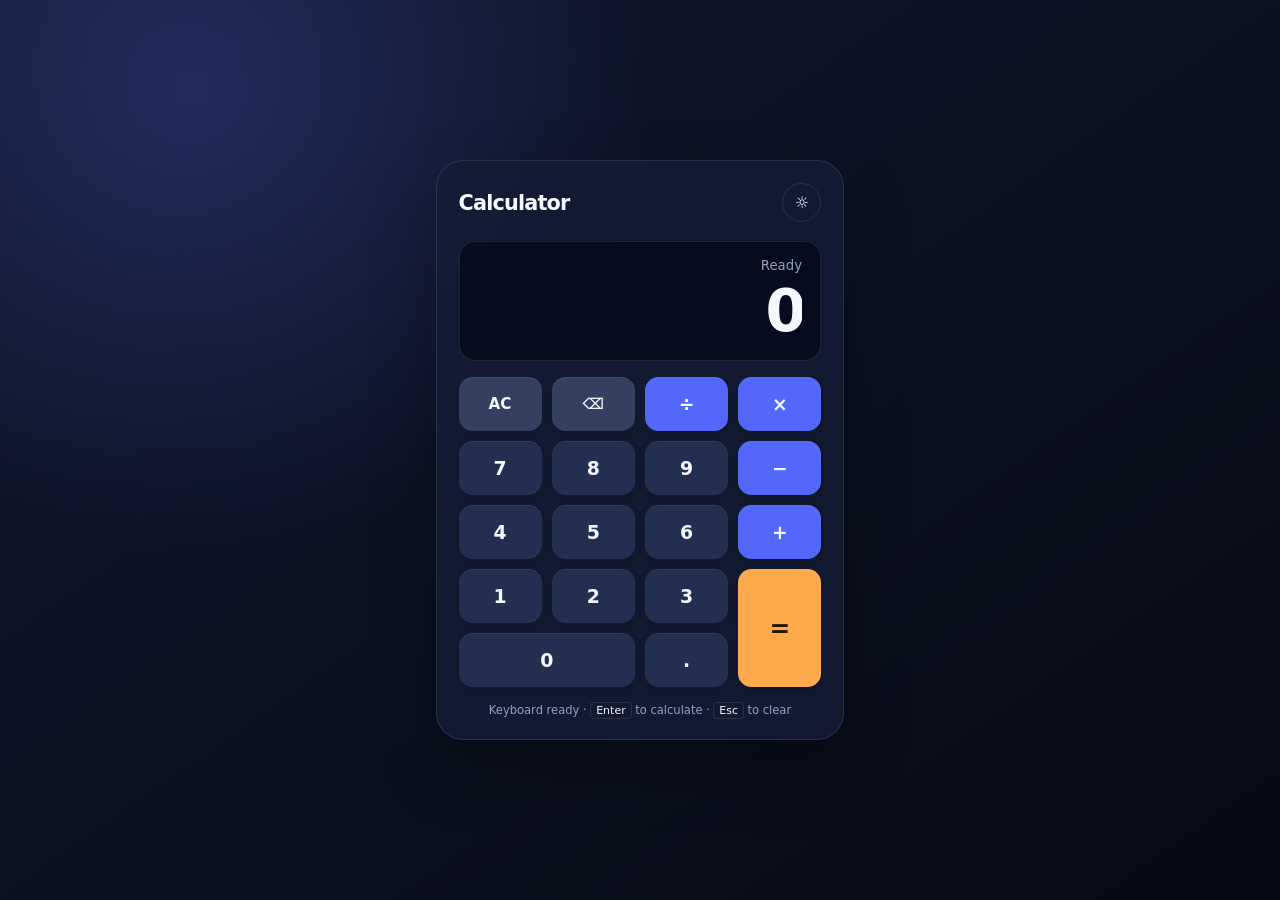
<file: Calculator/index.html>
<!doctype html>
<html lang="en">

<head>
    <meta charset="UTF-8" />
    <meta name="viewport" content="width=device-width, initial-scale=1.0" />
    <meta name="theme-color" content="#0b1020" />
    <title>Nova Calculator</title>
    <link rel="stylesheet" href="style.css" />
</head>

<body>
    <main class="page-shell">
        <section class="calculator" aria-label="Calculator">
            <header class="calculator-header">
                <div>
                    <!-- <p class="eyebrow"></p> -->
                    <h1>Calculator</h1>
                </div>
                <button class="theme-toggle" id="themeToggle" type="button" aria-label="Toggle color theme"
                    title="Toggle color theme">☼</button>
            </header>

            <div class="display" aria-live="polite" aria-atomic="true">
                <div id="history" class="history">Ready</div>
                <output id="screen" class="screen">0</output>
            </div>

            <div class="keypad" role="group" aria-label="Calculator keys">
                <button class="key utility" type="button" data-action="clear">AC</button>
                <button class="key utility" type="button" data-action="delete" aria-label="Delete last digit">⌫</button>
                <button class="key operator" type="button" data-value="/" aria-label="Divide">÷</button>
                <button class="key operator" type="button" data-value="*" aria-label="Multiply">×</button>

                <button class="key" type="button" data-value="7">7</button>
                <button class="key" type="button" data-value="8">8</button>
                <button class="key" type="button" data-value="9">9</button>
                <button class="key operator" type="button" data-value="-" aria-label="Subtract">−</button>

                <button class="key" type="button" data-value="4">4</button>
                <button class="key" type="button" data-value="5">5</button>
                <button class="key" type="button" data-value="6">6</button>
                <button class="key operator" type="button" data-value="+" aria-label="Add">+</button>

                <button class="key" type="button" data-value="1">1</button>
                <button class="key" type="button" data-value="2">2</button>
                <button class="key" type="button" data-value="3">3</button>
                <button class="key equals" type="button" data-action="equals" aria-label="Equals">=</button>

                <button class="key zero" type="button" data-value="0">0</button>
                <button class="key" type="button" data-value=".">.</button>
            </div>

            <p class="hint">Keyboard ready · <kbd>Enter</kbd> to calculate · <kbd>Esc</kbd> to clear</p>
        </section>
    </main>
    <script src="script.js"></script>
</body>

</html>
</file>
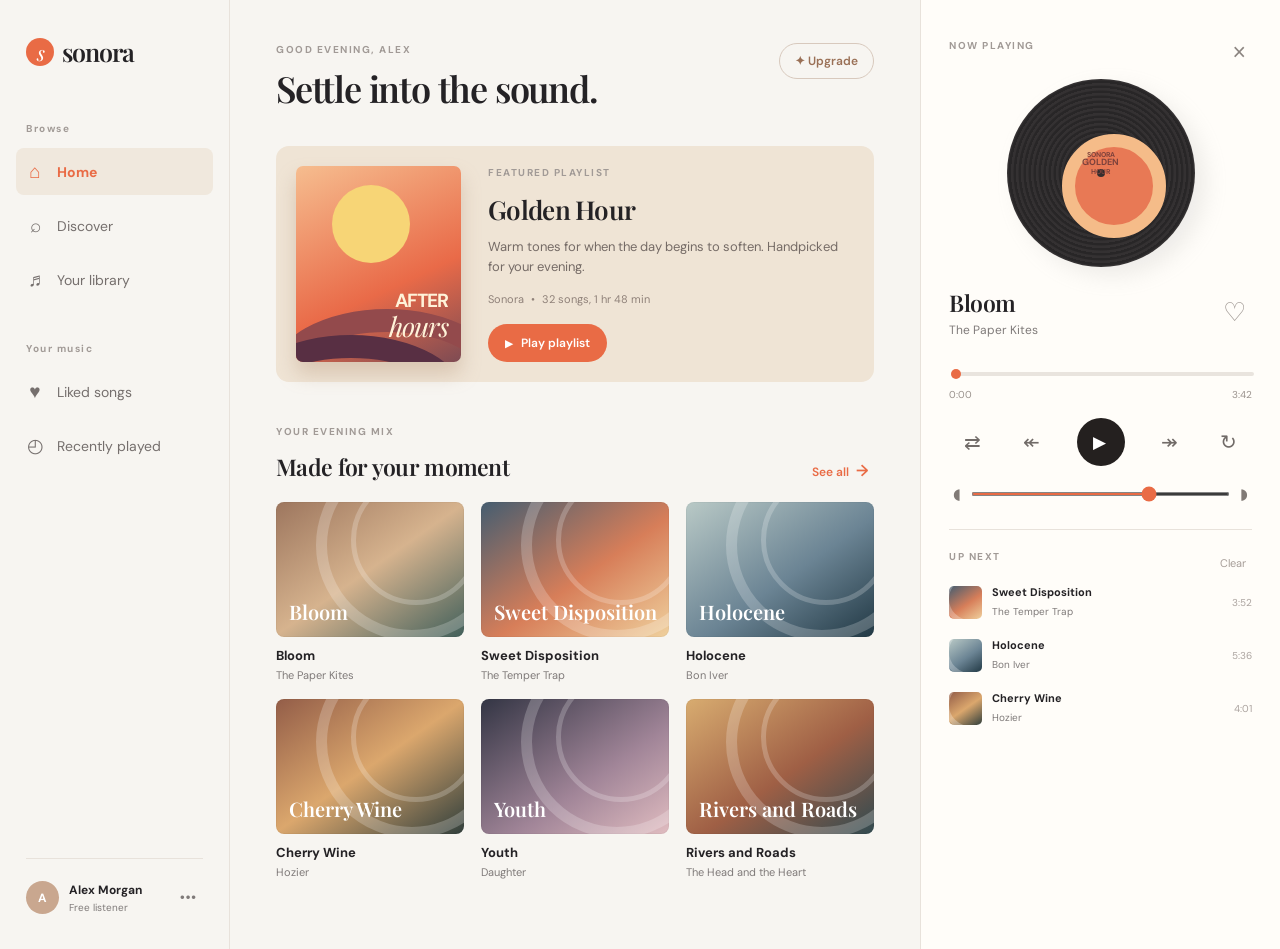
<file: Music Player/index.html>
<!doctype html>
<html lang="en">

<head>
    <meta charset="UTF-8" />
    <meta name="viewport" content="width=device-width, initial-scale=1.0" />
    <title>Sonora — Music Player</title>
    <link rel="preconnect" href="https://fonts.googleapis.com" />
    <link rel="preconnect" href="https://fonts.gstatic.com" crossorigin />
    <link
        href="https://fonts.googleapis.com/css2?family=DM+Sans:wght@400;500;600;700&family=Playfair+Display:ital,wght@0,600;0,700;1,600&display=swap"
        rel="stylesheet" />
    <link rel="stylesheet" href="style.css" />
</head>

<body>
    <main class="app-shell">
        <aside class="sidebar">
            <a class="brand" href="#"><span class="brand-mark">s</span> sonora</a>
            <nav aria-label="Main navigation">
                <p class="nav-label">Browse</p>
                <a class="nav-item active" href="#home"><span>⌂</span> Home</a>
                <a class="nav-item" href="#search"><span>⌕</span> Discover</a>
                <a class="nav-item" href="#library"><span>♬</span> Your library</a>
                <p class="nav-label library-label">Your music</p>
                <a class="nav-item" href="#liked"><span>♥</span> Liked songs</a>
                <a class="nav-item" href="#recent"><span>◴</span> Recently played</a>
            </nav>
            <div class="sidebar-bottom"><span class="avatar">A</span>
                <div><strong>Alex Morgan</strong><small>Free listener</small></div><button
                    aria-label="Settings">•••</button>
            </div>
        </aside>

        <section class="content" id="home">
            <header>
                <div>
                    <p class="eyebrow">GOOD EVENING, ALEX</p>
                    <h1>Settle into the sound.</h1>
                </div><button class="upgrade">✦ Upgrade</button>
            </header>
            <section class="hero-card">
                <div class="hero-art" aria-hidden="true">
                    <div class="sun"></div>
                    <div class="wave wave-one"></div>
                    <div class="wave wave-two"></div><span>after<br><i>hours</i></span>
                </div>
                <div class="hero-info">
                    <p class="eyebrow">FEATURED PLAYLIST</p>
                    <h2>Golden Hour</h2>
                    <p>Warm tones for when the day begins to soften. Handpicked for your evening.</p>
                    <div class="hero-meta"><span>Sonora</span><span>•</span><span>32 songs, 1 hr 48 min</span></div>
                    <button class="play-featured" id="featuredPlay"><span>▶</span> Play playlist</button>
                </div>
            </section>
            <section class="section-heading">
                <div>
                    <p class="eyebrow">YOUR EVENING MIX</p>
                    <h2>Made for your moment</h2>
                </div><button class="text-button">See all <span>→</span></button>
            </section>
            <section class="track-grid" id="trackGrid"></section>
        </section>

        <aside class="queue-panel">
            <div class="queue-top">
                <p class="eyebrow">NOW PLAYING</p><button id="closeQueue" aria-label="Close queue">×</button>
            </div>
            <div class="record-wrap">
                <div class="record" id="record">
                    <div class="record-label">SONORA<br><b>GOLDEN</b><br>HOUR</div>
                </div>
            </div>
            <div class="now-title">
                <div>
                    <h3 id="nowTitle">Bloom</h3>
                    <p id="nowArtist">The Paper Kites</p>
                </div><button id="likeButton" class="like" aria-label="Like current song">♡</button>
            </div>
            <div class="progress-wrap"><input id="progress" class="range progress" type="range" min="0" max="100"
                    value="0" aria-label="Song progress">
                <div class="time"><span id="currentTime">0:00</span><span id="duration">3:42</span></div>
            </div>
            <div class="controls"><button id="shuffle" aria-label="Shuffle">⇄</button><button id="previous"
                    aria-label="Previous track">↞</button><button id="playPause" class="play-button"
                    aria-label="Play">▶</button><button id="next" aria-label="Next track">↠</button><button id="repeat"
                    aria-label="Repeat">↻</button></div>
            <div class="volume"><span>◖</span><input id="volume" class="range" type="range" min="0" max="1" step="0.01"
                    value="0.7" aria-label="Volume"><span>◗</span></div>
            <div class="up-next">
                <div class="up-next-head">
                    <p class="eyebrow">UP NEXT</p><button id="clearQueue">Clear</button>
                </div>
                <div id="queueList"></div>
            </div>
        </aside>
    </main>
    <audio id="audio" preload="metadata"></audio>
    <script src="script.js"></script>
</body>

</html>
</file>
<file: Calculator/style.css>
:root {
    color-scheme: dark;
    --page-top: #10182e;
    --page-bottom: #070a14;
    --panel: rgba(20, 29, 53, 0.85);
    --panel-border: rgba(255, 255, 255, 0.1);
    --screen: rgba(5, 10, 25, 0.78);
    --text: #f6f8ff;
    --muted: #91a0c3;
    --key: #222f50;
    --key-hover: #2c3d66;
    --utility: #33405f;
    --operator: #5367fa;
    --operator-hover: #6a7bff;
    --equals: #fcaa4b;
    --equals-hover: #ffc06e;
    --equals-text: #251504;
}

body.light {
    color-scheme: light;
    --page-top: #dce8ff;
    --page-bottom: #f5f8ff;
    --panel: rgba(255, 255, 255, 0.78);
    --panel-border: rgba(53, 75, 130, 0.15);
    --screen: rgba(238, 244, 255, 0.88);
    --text: #16213f;
    --muted: #637090;
    --key: #e2eaf9;
    --key-hover: #d1ddf4;
    --utility: #ced9ee;
    --operator: #5367fa;
}

* {
    box-sizing: border-box;
}

body {
    min-width: 300px;
    min-height: 100vh;
    margin: 0;
    display: grid;
    place-items: center;
    color: var(--text);
    font-family: Inter, ui-sans-serif, system-ui, -apple-system, BlinkMacSystemFont, "Segoe UI", sans-serif;
    background: radial-gradient(circle at 15% 10%, rgba(92, 111, 252, 0.24), transparent 29rem), linear-gradient(145deg, var(--page-top), var(--page-bottom));
}

button {
    font: inherit;
}

.page-shell {
    width: min(100%, 28rem);
    padding: 1.25rem;
}

.calculator {
    padding: 1.35rem;
    border: 1px solid var(--panel-border);
    border-radius: 1.7rem;
    background: var(--panel);
    box-shadow: 0 1.75rem 4rem rgba(0, 0, 0, 0.28);
    backdrop-filter: blur(18px);
}

.calculator-header {
    display: flex;
    align-items: center;
    justify-content: space-between;
    margin: 0 0 1.2rem;
}

.eyebrow {
    margin: 0 0 0.18rem;
    color: var(--muted);
    font-size: 0.65rem;
    font-weight: 800;
    letter-spacing: 0.12em;
}

h1 {
    margin: 0;
    font-size: 1.3rem;
    letter-spacing: -0.04em;
}

.theme-toggle {
    width: 2.45rem;
    height: 2.45rem;
    border: 1px solid var(--panel-border);
    border-radius: 50%;
    cursor: pointer;
    color: var(--text);
    background: transparent;
    transition: transform 160ms ease, background 160ms ease;
}

.theme-toggle:hover {
    background: rgba(127, 144, 190, 0.15);
    transform: rotate(20deg);
}

.display {
    min-height: 7.25rem;
    padding: 1rem 1.15rem;
    display: flex;
    flex-direction: column;
    justify-content: flex-end;
    align-items: flex-end;
    overflow: hidden;
    border: 1px solid var(--panel-border);
    border-radius: 1rem;
    background: var(--screen);
}

.history {
    width: 100%;
    min-height: 1.25rem;
    overflow: hidden;
    color: var(--muted);
    font-size: 0.83rem;
    text-align: right;
    text-overflow: ellipsis;
    white-space: nowrap;
}

.screen {
    max-width: 100%;
    overflow: hidden;
    font-size: clamp(2.25rem, 10vw, 3.65rem);
    font-weight: 600;
    letter-spacing: -0.07em;
    line-height: 1.13;
    text-align: right;
    text-overflow: ellipsis;
    white-space: nowrap;
}

.keypad {
    display: grid;
    grid-template-columns: repeat(4, 1fr);
    gap: 0.65rem;
    margin-top: 1rem;
}

.key {
    min-height: 3.35rem;
    border: 0;
    border-radius: 0.85rem;
    cursor: pointer;
    color: var(--text);
    font-size: 1.18rem;
    font-weight: 650;
    background: var(--key);
    box-shadow: inset 0 1px rgba(255, 255, 255, 0.06), 0 0.25rem 0.4rem rgba(0, 0, 0, 0.12);
    transition: transform 100ms ease, background 130ms ease, box-shadow 130ms ease;
}

.key:hover {
    background: var(--key-hover);
    transform: translateY(-2px);
}

.key:active,
.key.pressed {
    transform: translateY(1px) scale(0.97);
    box-shadow: none;
}

.key:focus-visible,
.theme-toggle:focus-visible {
    outline: 3px solid #93a0ff;
    outline-offset: 2px;
}

.utility {
    background: var(--utility);
    font-size: 0.95rem;
}

.operator {
    background: var(--operator);
}

.operator:hover {
    background: var(--operator-hover);
}

.equals {
    grid-row: span 2;
    background: var(--equals);
    color: var(--equals-text);
    font-size: 1.55rem;
}

.equals:hover {
    background: var(--equals-hover);
}

.zero {
    grid-column: span 2;
}

.hint {
    margin: 1rem 0 0;
    color: var(--muted);
    font-size: 0.72rem;
    text-align: center;
}

kbd {
    padding: 0.08rem 0.3rem;
    border: 1px solid var(--panel-border);
    border-radius: 0.25rem;
    color: var(--text);
    font-family: inherit;
    font-size: 0.69rem;
}

@media (max-width: 380px) {
    .page-shell {
        padding: 0.7rem;
    }

    .calculator {
        padding: 1rem;
        border-radius: 1.3rem;
    }

    .keypad {
        gap: 0.48rem;
    }

    .key {
        min-height: 3rem;
    }
}
</file>
<file: Music Player/style.css>
:root {
    --ink: #242225;
    --muted: #7f7a79;
    --paper: #f7f5f1;
    --warm: #eee4d6;
    --accent: #e96b45;
    --line: #e8e2db;
    --deep: #24201f
}

* {
    box-sizing: border-box
}

body {
    margin: 0;
    background: #e7e2dc;
    color: var(--ink);
    font-family: 'DM Sans', sans-serif
}

.app-shell {
    max-width: 1450px;
    min-height: 100vh;
    margin: auto;
    background: var(--paper);
    display: grid;
    grid-template-columns: 230px minmax(500px, 1fr) 360px
}

.sidebar {
    padding: 35px 26px;
    border-right: 1px solid var(--line);
    display: flex;
    flex-direction: column
}

.brand {
    color: var(--ink);
    text-decoration: none;
    font: 600 25px 'Playfair Display', serif;
    letter-spacing: -1px;
    display: flex;
    gap: 8px;
    align-items: center
}

.brand-mark {
    display: inline-grid;
    place-items: center;
    width: 28px;
    height: 28px;
    background: var(--accent);
    color: white;
    border-radius: 50%;
    font: italic 21px 'Playfair Display', serif
}

.sidebar nav {
    margin-top: 54px
}

.nav-label,
.eyebrow {
    font-size: 10px;
    font-weight: 700;
    letter-spacing: 1.5px;
    color: #a19a96;
    margin: 0 0 13px
}

.nav-item {
    display: flex;
    gap: 13px;
    align-items: center;
    text-decoration: none;
    color: #756f6d;
    font-size: 14px;
    margin: 7px -10px;
    padding: 11px 10px;
    border-radius: 8px
}

.nav-item span {
    font-size: 19px;
    width: 18px;
    text-align: center
}

.nav-item.active {
    background: #f0e8dd;
    color: var(--accent);
    font-weight: 700
}

.library-label {
    margin-top: 39px
}

.sidebar-bottom {
    margin-top: auto;
    display: flex;
    align-items: center;
    gap: 10px;
    border-top: 1px solid var(--line);
    padding-top: 22px;
    font-size: 12px
}

.sidebar-bottom small {
    display: block;
    color: var(--muted);
    margin-top: 3px
}

.sidebar-bottom button {
    margin-left: auto;
    border: 0;
    background: none;
    letter-spacing: 1px;
    color: var(--muted)
}

.avatar {
    width: 33px;
    height: 33px;
    border-radius: 50%;
    display: grid;
    place-items: center;
    background: #c9a78f;
    color: white;
    font-weight: bold
}

.content {
    padding: 43px 46px 70px;
    overflow: hidden
}

header {
    display: flex;
    justify-content: space-between;
    align-items: flex-start
}

h1,
h2,
h3,
p {
    margin-top: 0
}

h1 {
    font: 600 36px/1.1 'Playfair Display', serif;
    letter-spacing: -1.2px;
    margin: 0
}

.upgrade {
    border: 1px solid #d8c9bd;
    border-radius: 20px;
    background: transparent;
    padding: 9px 15px;
    color: #9a7056;
    font: 600 12px 'DM Sans';
    cursor: pointer
}

.hero-card {
    margin-top: 37px;
    padding: 20px;
    background: #efe4d5;
    display: flex;
    gap: 27px;
    border-radius: 13px;
    min-height: 205px
}

.hero-art {
    width: 165px;
    min-width: 165px;
    border-radius: 7px;
    background: linear-gradient(155deg, #f6bd8f, #e96a48 61%, #7e4b53);
    position: relative;
    overflow: hidden;
    box-shadow: 0 12px 19px #b8987c66
}

.sun {
    position: absolute;
    top: 19px;
    left: 36px;
    width: 78px;
    height: 78px;
    background: #f7d576;
    border-radius: 50%
}

.wave {
    position: absolute;
    border-radius: 50%;
    border: 23px solid #934a4c;
    width: 230px;
    height: 130px;
    bottom: -77px;
    left: -24px
}

.wave-two {
    border-color: #582f43;
    bottom: -103px;
    left: -60px
}

.hero-art span {
    position: absolute;
    bottom: 18px;
    right: 13px;
    color: #fff3d9;
    text-transform: uppercase;
    font: 700 19px/.77 'DM Sans';
    letter-spacing: -1px;
    text-align: right
}

.hero-art i {
    font: italic 27px 'Playfair Display';
    text-transform: none
}

.hero-info {
    align-self: center;
    max-width: 410px
}

.hero-info h2,
.section-heading h2 {
    font: 600 26px 'Playfair Display', serif;
    letter-spacing: -.7px;
    margin: 0 0 10px
}

.hero-info>p:not(.eyebrow) {
    font-size: 13px;
    line-height: 1.6;
    color: #756b66;
    margin-bottom: 14px
}

.hero-meta {
    font-size: 11px;
    color: #8f8179;
    display: flex;
    gap: 7px;
    margin-bottom: 18px
}

.play-featured {
    border: 0;
    border-radius: 20px;
    background: var(--accent);
    padding: 11px 17px;
    color: white;
    font: 600 12px 'DM Sans';
    cursor: pointer
}

.play-featured span {
    font-size: 10px;
    margin-right: 5px
}

.section-heading {
    display: flex;
    justify-content: space-between;
    align-items: end;
    margin-top: 43px
}

.section-heading h2 {
    font-size: 23px;
    margin: 0
}

.text-button {
    border: 0;
    background: none;
    color: var(--accent);
    font: 600 12px 'DM Sans';
    cursor: pointer
}

.text-button span {
    font-size: 16px;
    margin-left: 4px
}

.track-grid {
    margin-top: 20px;
    display: grid;
    grid-template-columns: repeat(3, 1fr);
    gap: 17px
}

.track-card {
    cursor: pointer;
    min-width: 0
}

.cover {
    height: 135px;
    border-radius: 8px;
    overflow: hidden;
    position: relative;
    background: var(--cover);
    box-shadow: inset 0 0 0 1px #00000009
}

.cover:before,
.cover:after {
    content: "";
    position: absolute;
    border-radius: 50%;
    border: 11px solid #ffffff36;
    width: 170px;
    height: 170px;
    top: -53px;
    right: -44px
}

.cover:after {
    border-width: 5px;
    width: 120px;
    height: 120px;
    top: -27px;
    right: -17px
}

.cover b {
    position: absolute;
    bottom: 12px;
    left: 13px;
    color: white;
    font: 600 20px 'Playfair Display';
    z-index: 1
}

.track-card h3 {
    font-size: 13px;
    margin: 10px 0 4px;
    white-space: nowrap;
    overflow: hidden;
    text-overflow: ellipsis
}

.track-card p {
    font-size: 11px;
    color: var(--muted);
    margin: 0
}

.queue-panel {
    background: #fffdf9;
    border-left: 1px solid var(--line);
    padding: 39px 28px;
    display: flex;
    flex-direction: column
}

.queue-top {
    display: flex;
    justify-content: space-between
}

.queue-top button {
    border: 0;
    background: none;
    color: #8c8581;
    font-size: 23px;
    line-height: 10px
}

.record-wrap {
    display: flex;
    justify-content: center;
    margin: 14px 0 20px
}

.record {
    width: 188px;
    height: 188px;
    border-radius: 50%;
    background: repeating-radial-gradient(#282627 0 2px, #343132 3px 5px);
    position: relative;
    box-shadow: 11px 9px 21px #aaa3
}

.record:before {
    content: "";
    position: absolute;
    width: 78px;
    height: 78px;
    left: 55px;
    top: 55px;
    border-radius: 50%;
    background: #e87955;
    border: 13px solid #f5bc89
}

.record:after {
    content: "";
    position: absolute;
    width: 8px;
    height: 8px;
    background: #352e2e;
    border-radius: 50%;
    top: 90px;
    left: 90px;
    z-index: 2
}

.record-label {
    position: absolute;
    top: 72px;
    left: 67px;
    width: 54px;
    text-align: center;
    color: #7d423c;
    font-size: 7px;
    font-weight: 700;
    line-height: 1.05;
    z-index: 3
}

.record-label b {
    font-size: 9px
}

.now-title {
    display: flex;
    align-items: center;
    justify-content: space-between
}

.now-title h3 {
    margin: 0 0 4px;
    font: 600 23px 'Playfair Display';
    letter-spacing: -.5px
}

.now-title p {
    margin: 0;
    font-size: 12px;
    color: var(--muted)
}

.like {
    border: 0;
    background: none;
    font-size: 26px;
    color: #9d9691;
    cursor: pointer
}

.like.liked {
    color: var(--accent)
}

.progress-wrap {
    margin-top: 22px
}

.range {
    width: 100%;
    accent-color: var(--accent);
    cursor: pointer;
    height: 4px
}

.progress {
    appearance: none;
    background: linear-gradient(to right, var(--accent) 0%, var(--accent) 0%, #e9e4de 0%, #e9e4de 100%);
    border-radius: 4px
}

.progress::-webkit-slider-thumb {
    appearance: none;
    width: 10px;
    height: 10px;
    border-radius: 50%;
    background: var(--accent)
}

.time {
    display: flex;
    justify-content: space-between;
    font-size: 10px;
    color: #99918c;
    margin-top: 7px
}

.controls {
    display: flex;
    justify-content: space-between;
    align-items: center;
    margin: 17px 9px 18px
}

.controls button {
    border: 0;
    background: none;
    color: #716b68;
    font-size: 20px;
    cursor: pointer
}

.controls button.active {
    color: var(--accent)
}

.controls .play-button {
    display: grid;
    place-items: center;
    width: 48px;
    height: 48px;
    border-radius: 50%;
    background: var(--deep);
    color: #fff;
    font-size: 17px;
    padding-left: 3px
}

.volume {
    display: flex;
    align-items: center;
    gap: 8px;
    color: #817a76;
    font-size: 15px;
    padding: 0 4px
}

.up-next {
    border-top: 1px solid var(--line);
    margin-top: 25px;
    padding-top: 20px
}

.up-next-head {
    display: flex;
    justify-content: space-between
}

.up-next-head button {
    border: 0;
    background: none;
    color: #a69d98;
    font: 11px 'DM Sans';
    cursor: pointer
}

.queue-item {
    display: flex;
    align-items: center;
    gap: 10px;
    padding: 9px 0
}

.queue-thumb {
    width: 33px;
    height: 33px;
    border-radius: 5px;
    background: var(--cover);
    position: relative;
    overflow: hidden
}

.queue-thumb:after {
    content: "";
    position: absolute;
    width: 42px;
    height: 42px;
    border: 5px solid #ffffff44;
    border-radius: 50%;
    top: -13px;
    right: -14px
}

.queue-item strong {
    display: block;
    font-size: 11px
}

.queue-item span {
    font-size: 10px;
    color: var(--muted)
}

.queue-item time {
    margin-left: auto;
    font-size: 10px;
    color: #aaa29e
}

@media(max-width:1050px) {
    .app-shell {
        grid-template-columns: 190px 1fr 330px
    }

    .content {
        padding: 38px 30px
    }

    .track-grid {
        grid-template-columns: repeat(2, 1fr)
    }
}

@media(max-width:820px) {
    .app-shell {
        grid-template-columns: 1fr
    }

    .sidebar,
    .queue-panel {
        display: none
    }

    .content {
        padding: 30px 22px
    }

    .hero-card {
        gap: 16px
    }

    .track-grid {
        grid-template-columns: repeat(3, 1fr)
    }
}

@media(max-width:560px) {
    h1 {
        font-size: 30px
    }

    .hero-card {
        padding: 14px
    }

    .hero-art {
        width: 112px;
        min-width: 112px;
        height: 170px
    }

    .hero-info h2 {
        font-size: 23px
    }

    .track-grid {
        grid-template-columns: repeat(2, 1fr)
    }

    .cover {
        height: 120px
    }
}
</file>
